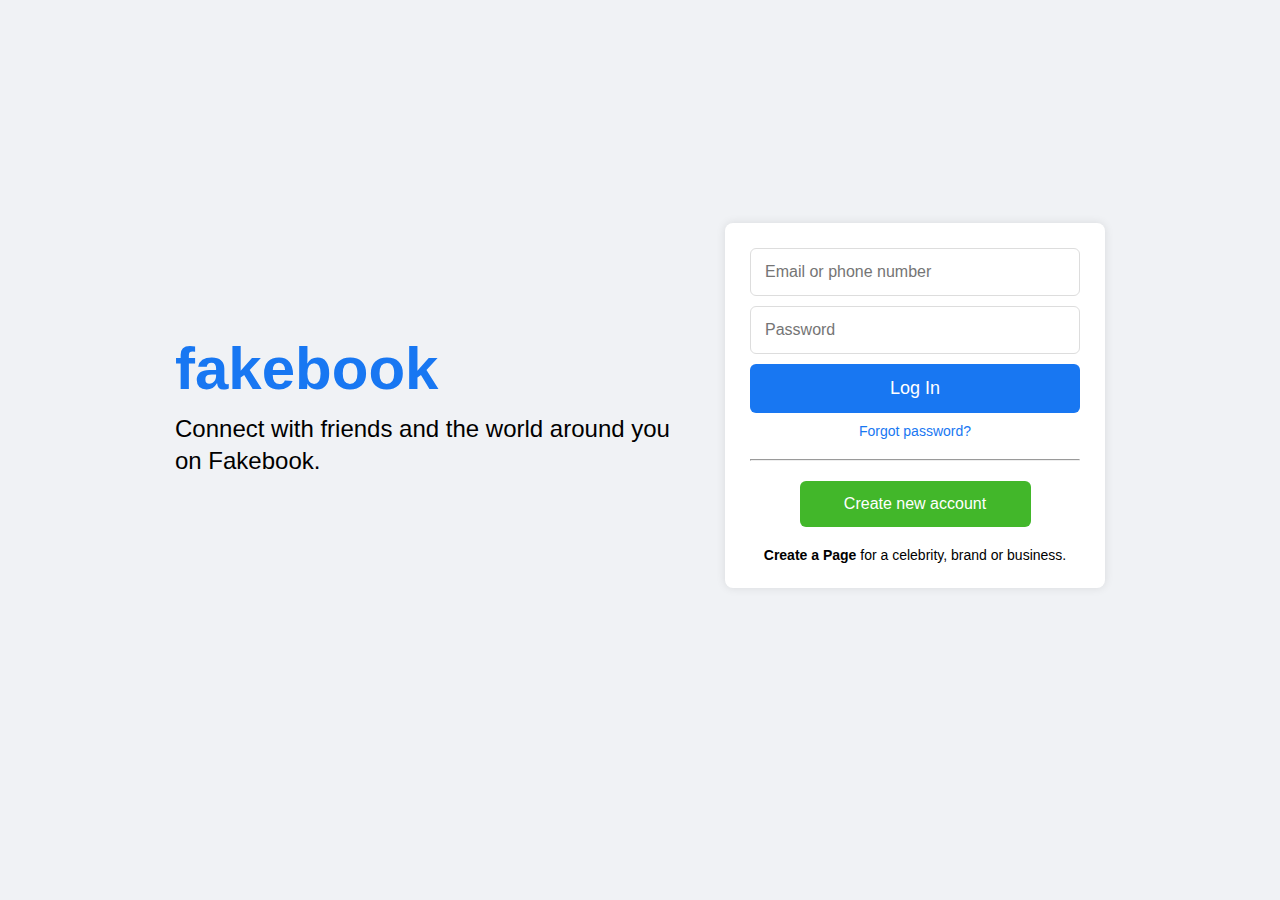
<file: templates/fakebook.html>
<!DOCTYPE html>
<html lang="en">
<head>
    <meta charset="UTF-8">
    <meta name="viewport" content="width=device-width, initial-scale=1.0">
    <title>FakeBook</title>
    <style>
    * {
        box-sizing: border-box;
        margin: 0;
        padding: 0;
        font-family: Arial, sans-serif;
    }

    body {
        background-color: #f0f2f5;
    }

    .container {
        display: flex;
        justify-content: center;
        align-items: center;
        height: 90vh;
        padding: 20px;
    }

    .left {
        max-width: 500px;
        margin-right: 50px;
    }

    .logo {
        color: #1877f2;
        font-size: 60px;
        font-weight: bold;
    }

    .left p {
        font-size: 24px;
        line-height: 32px;
        margin-top: 10px;
    }

    .right {
        background-color: #fff;
        padding: 25px;
        border-radius: 8px;
        box-shadow: 0 0 10px rgba(0,0,0,0.1);
        width: 380px;
        text-align: center;
    }

    .login-form input {
        width: 100%;
        padding: 14px;
        margin-bottom: 10px;
        border: 1px solid #ddd;
        border-radius: 6px;
        font-size: 16px;
    }

    .login-btn {
        width: 100%;
        padding: 14px;
        background-color: #1877f2;
        color: white;
        border: none;
        font-size: 18px;
        border-radius: 6px;
        cursor: pointer;
    }

    .forgot {
        display: block;
        margin-top: 10px;
        color: #1877f2;
        text-decoration: none;
        font-size: 14px;
    }

    hr {
        margin: 20px 0;
    }

    .create-btn {
        background-color: #42b72a;
        color: white;
        padding: 14px;
        border: none;
        border-radius: 6px;
        font-size: 16px;
        cursor: pointer;
        width: 70%;
    }

    .create-page {
        margin-top: 20px;
        font-size: 14px;
    }

    .create-page a {
        font-weight: bold;
        color: #000;
        text-decoration: none;
    }
    </style>
</head>
<body>
    <div class="container">
        <div class="left">
            <h1 class="logo">fakebook</h1>
            <p>Connect with friends and the world around you on Fakebook.</p>
        </div>
        <div class="right">
            <form class="login-form">
                <input type="text" placeholder="Email or phone number" />
                <input type="password" placeholder="Password" />
                <button type="submit" class="login-btn">Log In</button>
                <a href="#" class="forgot">Forgot password?</a>
                <hr />
                <button class="create-btn">Create new account</button>
            </form>
            <p class="create-page">
            <a href="#">Create a Page</a> for a celebrity, brand or business.
            </p>
        </div>
      </div>
</body>
</html>
</file>
